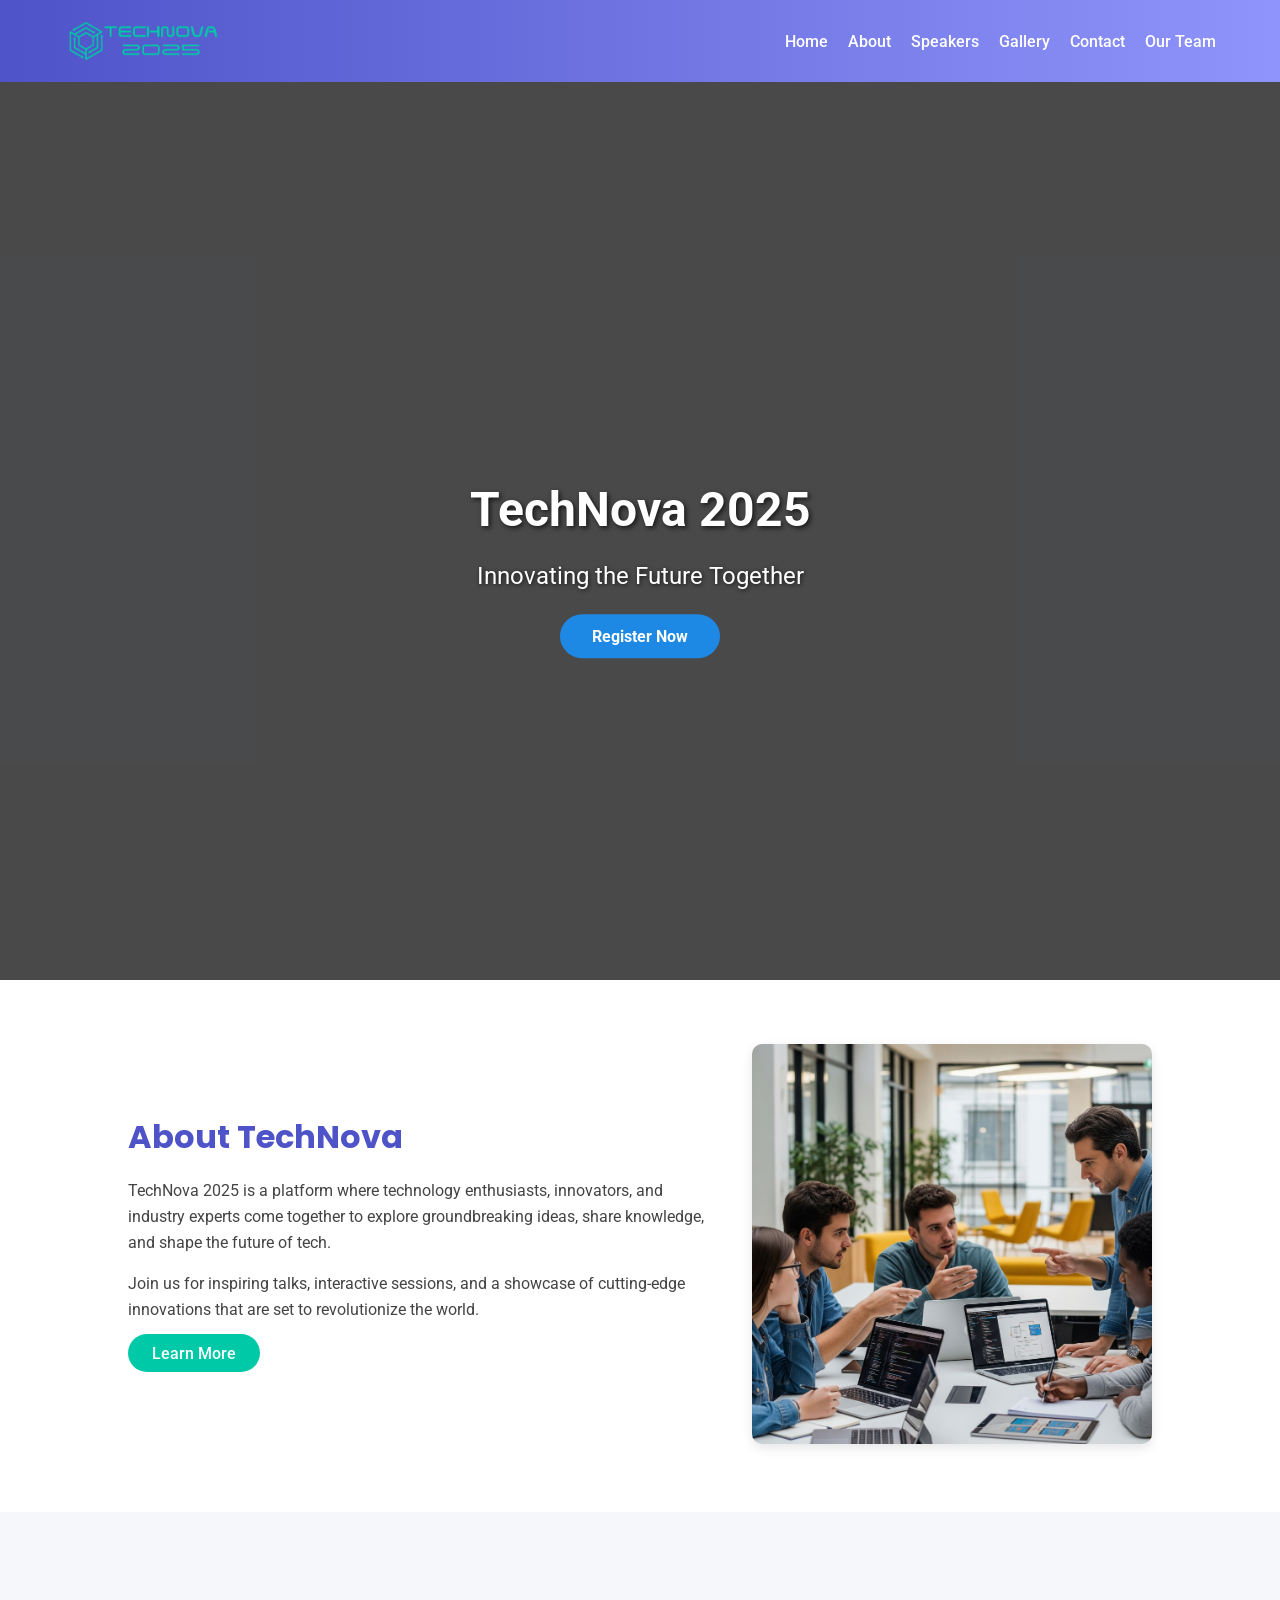
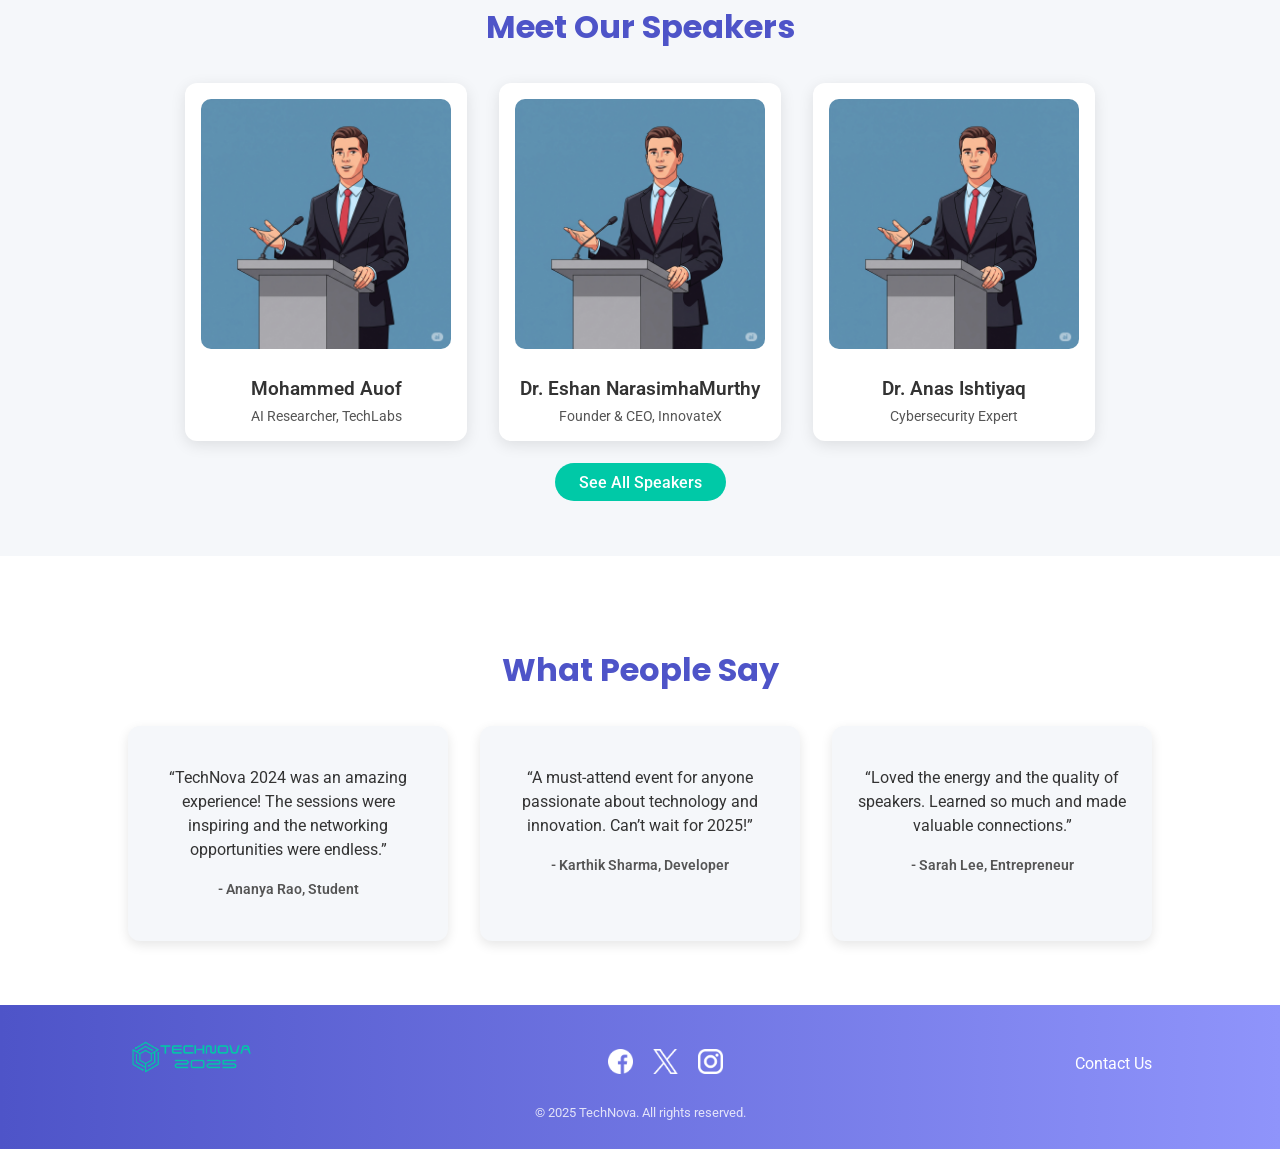
<file: index.html>
<!DOCTYPE html>
<html lang="en">
<head>
    <meta charset="UTF-8">
    <meta name="viewport" content="width=device-width, initial-scale=1.0">
    <title>TechNova 2025</title>
    <link rel="stylesheet" href="style.css">
    <link href="https://fonts.googleapis.com/css2?family=Poppins:wght@400;600&family=Roboto:wght@400;500&display=swap" rel="stylesheet">
    <link rel="icon" type="image/png" href="Images/favicon.png">
</head>
<body>
    <header>
    <nav class="navbar">
        <div class="logo">
            <img src="Images\TechNova_horizontal_logo.png" alt="TechNova" width="100px">
        </div>

        <input type="checkbox" id="menu-toggle">
        <label for="menu-toggle" class="hamburger">
            <span></span>
            <span></span>
            <span></span>
        </label>

        <ul class="nav-links">
            <li><a href="index.html">Home</a></li>
            <li><a href="about.html">About</a></li>
            <li><a href="speakers.html">Speakers</a></li>
            <li><a href="gallery.html">Gallery</a></li>
            <li><a href="contact.html">Contact</a></li>
            <li><a href="team.html">Our Team</a></li>
        </ul>
    </nav>
    </header>
<main>
    <section class="hero">
        <div class="hero-overlay"></div>
        <div class="hero-content">
            <h1>TechNova 2025</h1>
            <p>Innovating the Future Together</p>
            <a href="registration.html" class="btn">Register Now</a>
        </div>
    </section>


    <section class="about-preview">
        <div class="about-container">
            <div class="about-text">
                <h2>About TechNova</h2>
                <p>
                    TechNova 2025 is a platform where technology enthusiasts, innovators, and industry experts come together to explore groundbreaking ideas, share knowledge, and shape the future of tech.
                </p>
                <p>
                    Join us for inspiring talks, interactive sessions, and a showcase of cutting-edge innovations that are set to revolutionize the world.
                </p>
                <a href="about.html" class="btn-secondary">Learn More</a>
            </div>
            <div class="about-image">
                <img src="Images/aboutimage3.png" alt="About TechNova">
            </div>
        </div>
    </section>

    <section class="speakers-preview">
        <div class="speakers-container">
            <h2>Meet Our Speakers</h2>
            <div class="speakers-grid">
                <div class="speaker-card">
                    <img src="Images/speaker2.jpg" alt="Speaker 1">
                    <h3>Mohammed Auof</h3>
                    <p>AI Researcher, TechLabs</p>
                </div>
                <div class="speaker-card">
                    <img src="Images/speaker2.jpg" alt="Speaker 2">
                    <h3>Dr. Eshan NarasimhaMurthy</h3>
                    <p>Founder & CEO, InnovateX</p>
                </div>
                <div class="speaker-card">
                    <img src="Images/speaker2.jpg" alt="Speaker 3">
                    <h3>Dr. Anas Ishtiyaq</h3>
                    <p>Cybersecurity Expert</p>
                </div>
            </div>
            <a href="speakers.html" class="btn-secondary">See All Speakers</a>
        </div>
    </section>

    <section class="testimonials">
        <div class="testimonials-container">
            <h2>What People Say</h2>
            <div class="testimonial-grid">
                <div class="testimonial-card">
                    <p>“TechNova 2024 was an amazing experience! The sessions were inspiring and the networking opportunities were endless.”</p>
                    <h4>- Ananya Rao, Student</h4>
                </div>
                <div class="testimonial-card">
                    <p>“A must-attend event for anyone passionate about technology and innovation. Can’t wait for 2025!”</p>
                    <h4>- Karthik Sharma, Developer</h4>
                </div>
                <div class="testimonial-card">
                    <p>“Loved the energy and the quality of speakers. Learned so much and made valuable connections.”</p>
                    <h4>- Sarah Lee, Entrepreneur</h4>
                </div>
            </div>
        </div>
    </section>


</main>
<footer class="footer">
    <div class="footer-container">
        <div class="footer-brand">
            <img src="Images\TechNova_horizontal_logo.png" alt="TechNova" class="footer-logo">
        </div>
        <div class="footer-social">
            <a href="#"><img src="Images/facebook-icon.png" alt="Facebook"></a>
            <a href="#"><img src="Images/twitter-icon.png" alt="Twitter"></a>
            <a href="#"><img src="Images/instagram-icon.png" alt="Instagram"></a>
        </div>
        <div class="footer-contact">
            <a href="contact.html">Contact Us</a>
        </div>
    </div>
    <p class="footer-copy">© 2025 TechNova. All rights reserved.</p>
</footer>



</body>
</html>
</file>
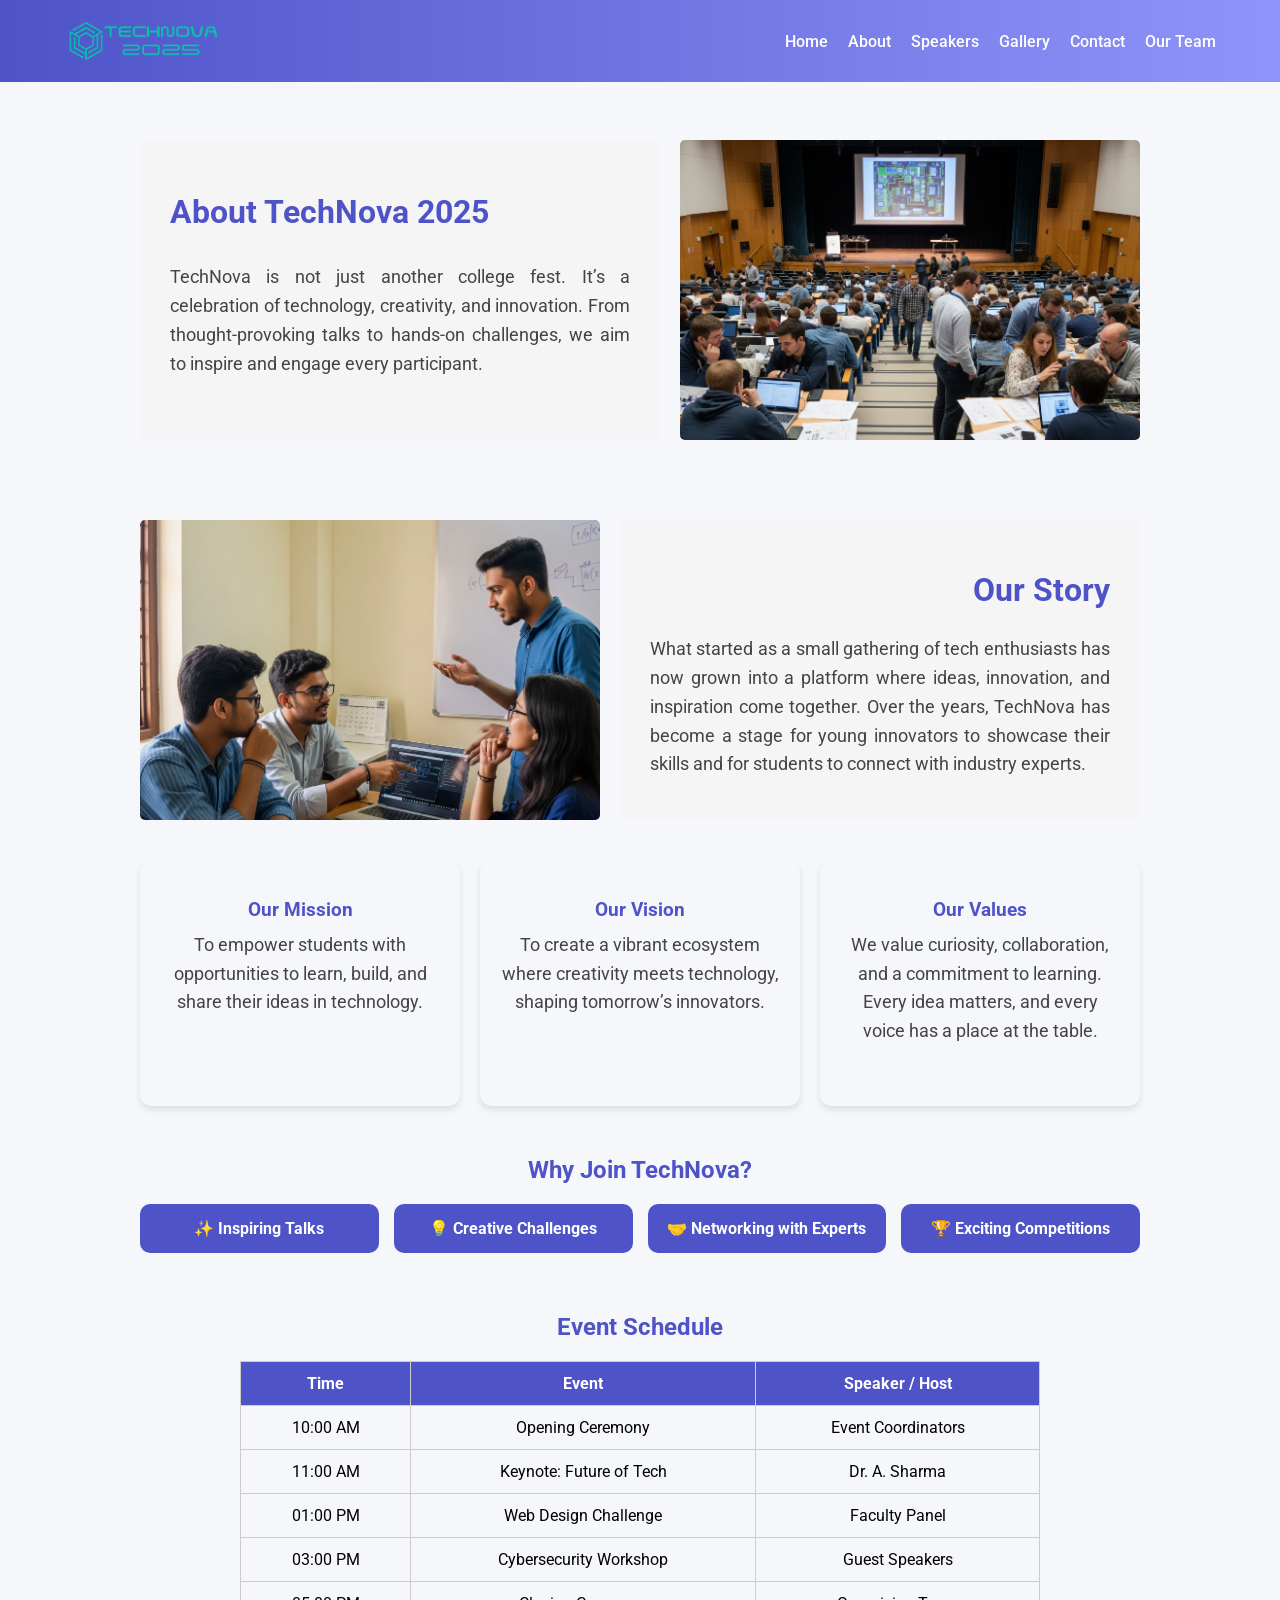
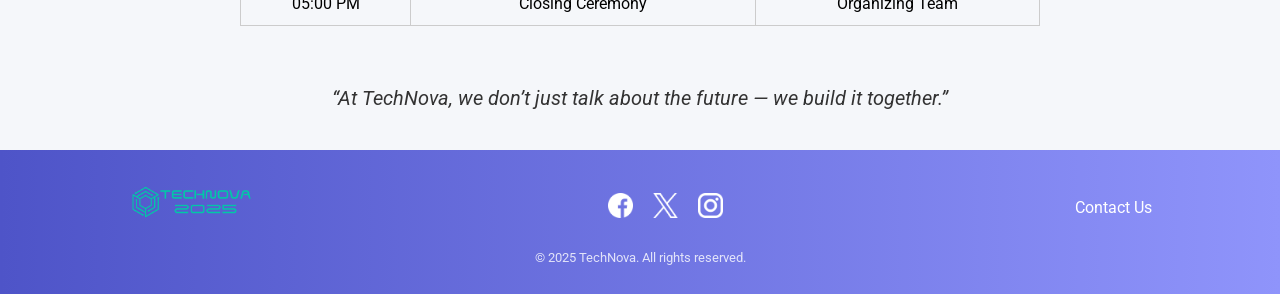
<file: about.html>
<!DOCTYPE html>
<html lang="en">
<head>
    <meta charset="UTF-8">
    <meta name="viewport" content="width=device-width, initial-scale=1.0">
    <title>TechNova 2025 - About</title>
    <link rel="stylesheet" href="style.css">
    <link href="https://fonts.googleapis.com/css2?family=Poppins:wght@400;600&family=Roboto:wght@400;500&display=swap" rel="stylesheet">
    <link rel="icon" type="image/png" href="Images/favicon.png">
</head>
<body>
    <header>
    <nav class="navbar">
        <div class="logo">
            <img src="Images\TechNova_horizontal_logo.png" alt="TechNova" width="100px">
        </div>

        <input type="checkbox" id="menu-toggle">
        <label for="menu-toggle" class="hamburger">
            <span></span>
            <span></span>
            <span></span>
        </label>
        
        <ul class="nav-links">
            <li><a href="index.html">Home</a></li>
            <li><a href="about.html">About</a></li>
            <li><a href="speakers.html">Speakers</a></li> 
            <li><a href="gallery.html">Gallery</a></li>
            <li><a href="contact.html">Contact</a></li>
            <li><a href="team.html">Our Team</a></li>
        </ul>
    </nav>
    </header>
    <section id="about" class="about-section">
    
        
        <section class="introsec">
            <div class="introsec-text">
                <h1 style="font-size: xx-large;">About TechNova 2025</h1>
                <p class="about-text">
                    TechNova is not just another college fest. It’s a celebration of technology, creativity, and innovation. 
                    From thought-provoking talks to hands-on challenges, we aim to inspire and engage every participant.
                </p>
            </div>
            <div class="introsec-image">
                <img src="Images/aboutimage1.png" alt="Technova Image">
            </div>
        </section>

        
        <section class="storysec">
            <div class="storysec-img">
                <img src="Images/aboutimage2.png" alt="Our Story Image">
            </div>
            <div class="storysec-text">
                <h2 style="margin-top: 50px; font-size: xx-large;">Our Story</h2>
                <p class="about-text">
                    What started as a small gathering of tech enthusiasts has now grown into a platform where ideas, innovation, 
                    and inspiration come together. Over the years, TechNova has become a stage for young innovators to showcase 
                    their skills and for students to connect with industry experts.
                </p>
            </div>
        </section>

        <!-- Mission & Vision -->
        <div class="mv-container">
            <div class="mv-card">
            <h3>Our Mission</h3>
            <p class="about-text">To empower students with opportunities to learn, build, and share their ideas in technology.</p>
            </div>
            <div class="mv-card">
            <h3>Our Vision</h3>
            <p class="about-text">To create a vibrant ecosystem where creativity meets technology, shaping tomorrow’s innovators.</p>
            </div>
            <div class="mv-card">
            <h3>Our Values</h3>
            <p class="about-text">We value curiosity, collaboration, and a commitment to learning. Every idea matters, and every voice has a place at the table.</p>
            </div>
        </div>

        <div class="why-join">
            <h2>Why Join TechNova?</h2>
            <div class="highlight-grid">
                <div class="highlight">✨ Inspiring Talks</div>
                <div class="highlight">💡 Creative Challenges</div>
                <div class="highlight">🤝 Networking with Experts</div>
                <div class="highlight">🏆 Exciting Competitions</div>
            </div>
        </div>

        <section id="schedule" class="schedule-section">
            <h2>Event Schedule</h2>
            <table class="schedule-table">
            <tr>
                <th>Time</th>
                <th>Event</th>
                <th>Speaker / Host</th>
            </tr>
            <tr>
                <td>10:00 AM</td>
                <td>Opening Ceremony</td>
                <td>Event Coordinators</td>
            </tr>
            <tr>
                <td>11:00 AM</td>
                <td>Keynote: Future of Tech</td>
                <td>Dr. A. Sharma</td>
            </tr>
            <tr>
                <td>01:00 PM</td>
                <td>Web Design Challenge</td>
                <td>Faculty Panel</td>
            </tr>
            <tr>
                <td>03:00 PM</td>
                <td>Cybersecurity Workshop</td>
                <td>Guest Speakers</td>
            </tr>
            <tr>
                <td>05:00 PM</td>
                <td>Closing Ceremony</td>
                <td>Organizing Team</td>
            </tr>
            </table>
        </section>

        <div class="closing-quote">
            <p>“At TechNova, we don’t just talk about the future — we build it together.”</p>
        </div>
    </section>

    <footer class="footer">
        <div class="footer-container">
            <div class="footer-brand">
                <img src="Images\TechNova_horizontal_logo.png" alt="TechNova" class="footer-logo">
            </div>
            <div class="footer-social">
                <a href="#"><img src="Images/facebook-icon.png" alt="Facebook"></a>
                <a href="#"><img src="Images/twitter-icon.png" alt="Twitter"></a>
                <a href="#"><img src="Images/instagram-icon.png" alt="Instagram"></a>
            </div>
            <div class="footer-contact">
                <a href="contact.html">Contact Us</a>
            </div>
        </div>
        <p class="footer-copy">© 2025 TechNova. All rights reserved.</p>
    </footer>





</body>
</html>
</file>
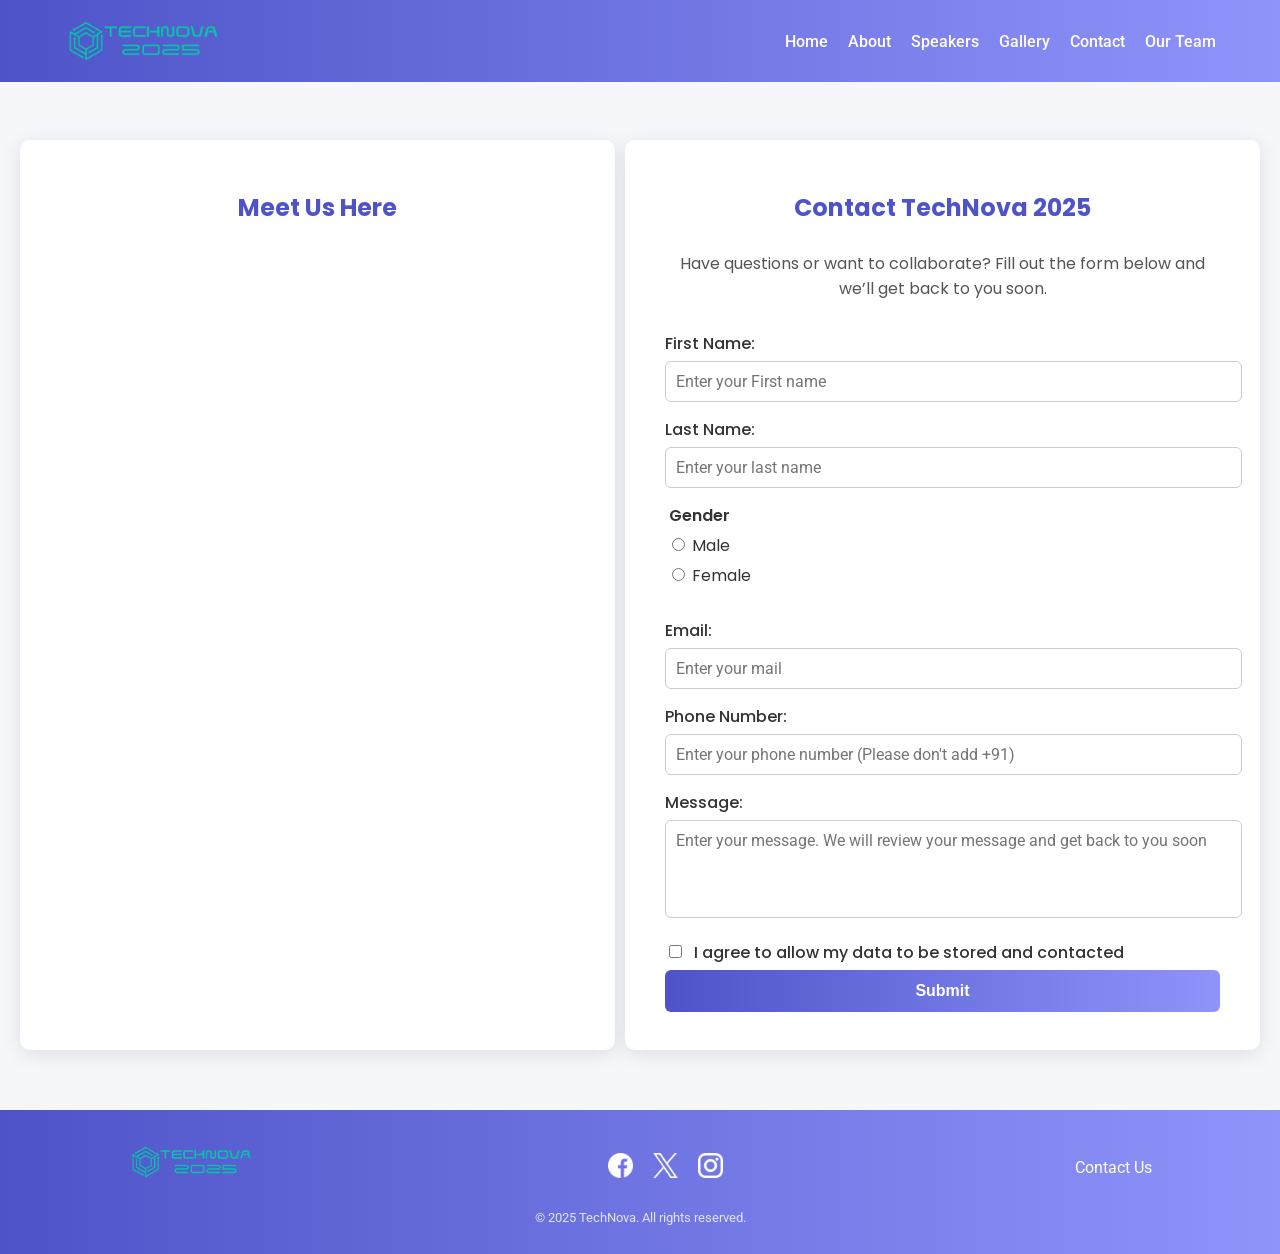
<file: contact.html>
<!DOCTYPE html>
<html lang="en">
<head>
    <meta charset="UTF-8">
    <meta name="viewport" content="width=device-width, initial-scale=1.0">
    <title>TechNova 2025 - Contact</title>
    <link rel="stylesheet" href="style.css">
    <link href="https://fonts.googleapis.com/css2?family=Poppins:wght@400;600&family=Roboto:wght@400;500&display=swap" rel="stylesheet">
</head>
<body>
    
    <header>
        <nav class="navbar">
            <div class="logo">
                <img src="Images/TechNova_horizontal_logo.png" alt="TechNova" width="100px">
            </div>

            <input type="checkbox" id="menu-toggle">
            <label for="menu-toggle" class="hamburger">
                <span></span>
                <span></span>
                <span></span>
            </label>
        
            <ul class="nav-links">
                <li><a href="index.html">Home</a></li>
                <li><a href="about.html">About</a></li>
                <li><a href="speakers.html">Speakers</a></li>
                <li><a href="gallery.html">Gallery</a></li>
                <li><a href="contact.html">Contact</a></li>
                <li><a href="team.html">Our Team</a></li>
            </ul>
        </nav>
    </header>

    <main>
    <section class="contact-section">
        <div class="contact-map-container">
            <h2>Meet Us Here</h2>
            <iframe 
                src="https://www.google.com/maps/embed?pb=!1m18!1m12!1m3!1d3888.1675332165414!2d77.58279687454639!3d12.961129315108833!2m3!1f0!2f0!3f0!3m2!1i1024!2i768!4f13.1!3m3!1m2!1s0x3bae15de1e8beb91%3A0x45a731927a7cc2a5!2sJain%20Deemed-to-be%20University%20-%20School%20of%20Sciences%20(Under-graduate)!5e0!3m2!1sen!2sin!4v1756478766884!5m2!1sen!2sin" 
                allowfullscreen="" 
                loading="lazy" 
                referrerpolicy="no-referrer-when-downgrade">
            </iframe>
        </div>

        <div class="contact-container">
            <h1>Contact TechNova 2025</h1>
            <p>Have questions or want to collaborate? Fill out the form below and we’ll get back to you soon.</p>

            <form action="thankyou.html" method="get">
                <label for="fname">First Name:</label>
                <input type="text" id="fname" name="fname" placeholder="Enter your First name" required><br>

                <label for="lname">Last Name:</label>
                <input type="text" id="lname" name="lname" placeholder="Enter your last name" required><br>

                <fieldset>
                    <legend>Gender</legend>
                    <label><input type="radio" name="gender" value="male" required> Male</label>
                    <label><input type="radio" name="gender" value="female"> Female</label>
                </fieldset><br>

                <label for="email">Email:</label>
                <input type="email" id="email" name="email" placeholder="Enter your mail" required>

                <label for="number">Phone Number:</label>
                <input type="tel" id="number" name="number" placeholder="Enter your phone number (Please don't add +91)" required>

                <label for="message">Message:</label>
                <textarea id="message" name="message" rows="4" cols="40" placeholder="Enter your message. We will review your message and get back to you soon" required></textarea>

                <label><input type="checkbox" id="consent" name="consent" required> I agree to allow my data to be stored and contacted</label>

                <input type="submit" value="Submit">
            </form>
        </div>
    </section>
</main>



    <footer class="footer">
        <div class="footer-container">
            <div class="footer-brand">
                <img src="Images\TechNova_horizontal_logo.png" alt="TechNova" class="footer-logo">
            </div>
            <div class="footer-social">
                <a href="#"><img src="Images/facebook-icon.png" alt="Facebook"></a>
                <a href="#"><img src="Images/twitter-icon.png" alt="Twitter"></a>
                <a href="#"><img src="Images/instagram-icon.png" alt="Instagram"></a>
            </div>
            <div class="footer-contact">
                <a href="contact.html">Contact Us</a>
            </div>
        </div>
        <p class="footer-copy">© 2025 TechNova. All rights reserved.</p>
    </footer>
    
</body>
</html>
</file>
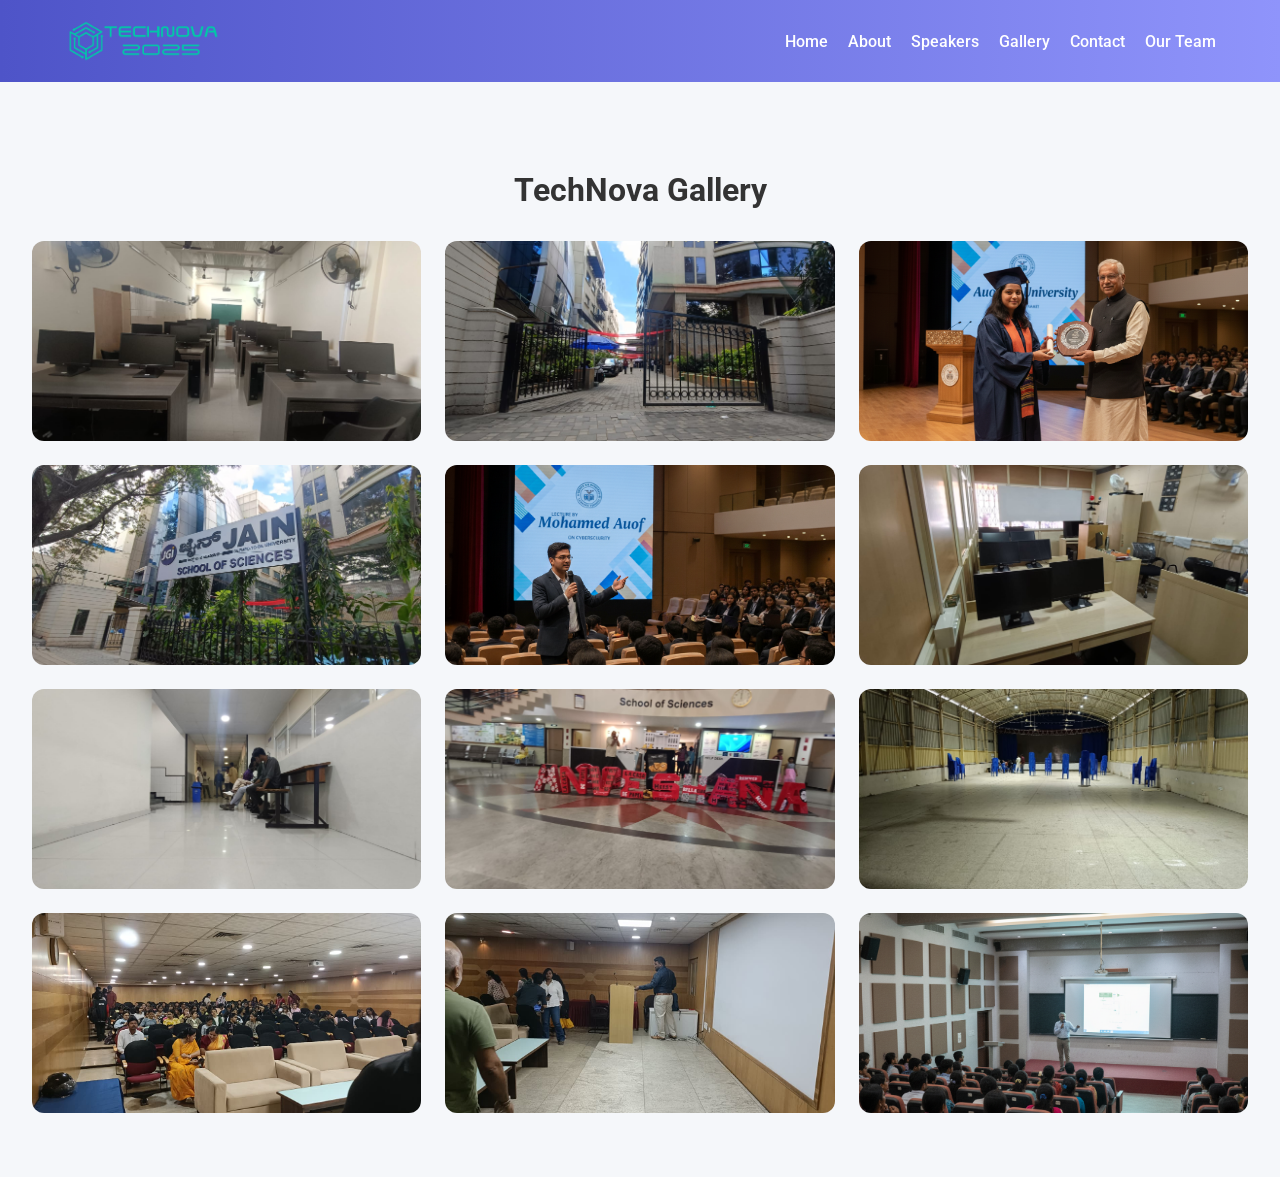
<file: gallery.html>
<!DOCTYPE html>
<html lang="en">
<head>
    <meta charset="UTF-8">
    <meta name="viewport" content="width=device-width, initial-scale=1.0">
    <title>TechNova 2025 - Gallery</title>
    <link rel="stylesheet" href="style.css">
    <link href="https://fonts.googleapis.com/css2?family=Poppins:wght@400;600&family=Roboto:wght@400;500&display=swap" rel="stylesheet">
    <link rel="icon" type="image/png" href="Images/favicon.png">
</head>
<body>
    <header>
    <nav class="navbar">
        <div class="logo">
            <img src="Images\TechNova_horizontal_logo.png" alt="TechNova" width="100px">
        </div>

        <input type="checkbox" id="menu-toggle">
        <label for="menu-toggle" class="hamburger">
            <span></span>
            <span></span>
            <span></span>
        </label>
        
        
        <ul class="nav-links">
            <li><a href="index.html">Home</a></li>
            <li><a href="about.html">About</a></li>
            <li><a href="speakers.html">Speakers</a></li>
            <li><a href="gallery.html">Gallery</a></li>
            <li><a href="contact.html">Contact</a></li>
            <li><a href="team.html">Our Team</a></li>
        </ul>
    </nav>
    </header>

    <main>
        <section class="gallery">
            <h2>TechNova Gallery</h2>
            <div class="gallery-grid">
                <img src="Images/image (1).jpg" alt="Gallery Image 1">
                <img src="Images/image (2).jpg" alt="Gallery Image 2">
                <img src="Images/image (3).jpg" alt="Gallery Image 3">
                <img src="Images/image (4).jpg" alt="Gallery Image 4">
                <img src="Images/image (5).jpg" alt="Gallery Image 5">
                <img src="Images/image (6).jpg" alt="Gallery Image 6">
                <img src="Images/image (7).jpg" alt="Gallery Image 7">
                <img src="Images/image (8).jpg" alt="Gallery Image 8">
                <img src="Images/image (9).jpg" alt="Gallery Image 9">
                <img src="Images/image (10).jpg" alt="Gallery Image 10">
                <img src="Images/image (11).jpg" alt="Gallery Image 11">
                <img src="Images/image (12).jpg" alt="Gallery Image 12">
            </div>
        </section>

    </main>



</body>
</html>
</file>
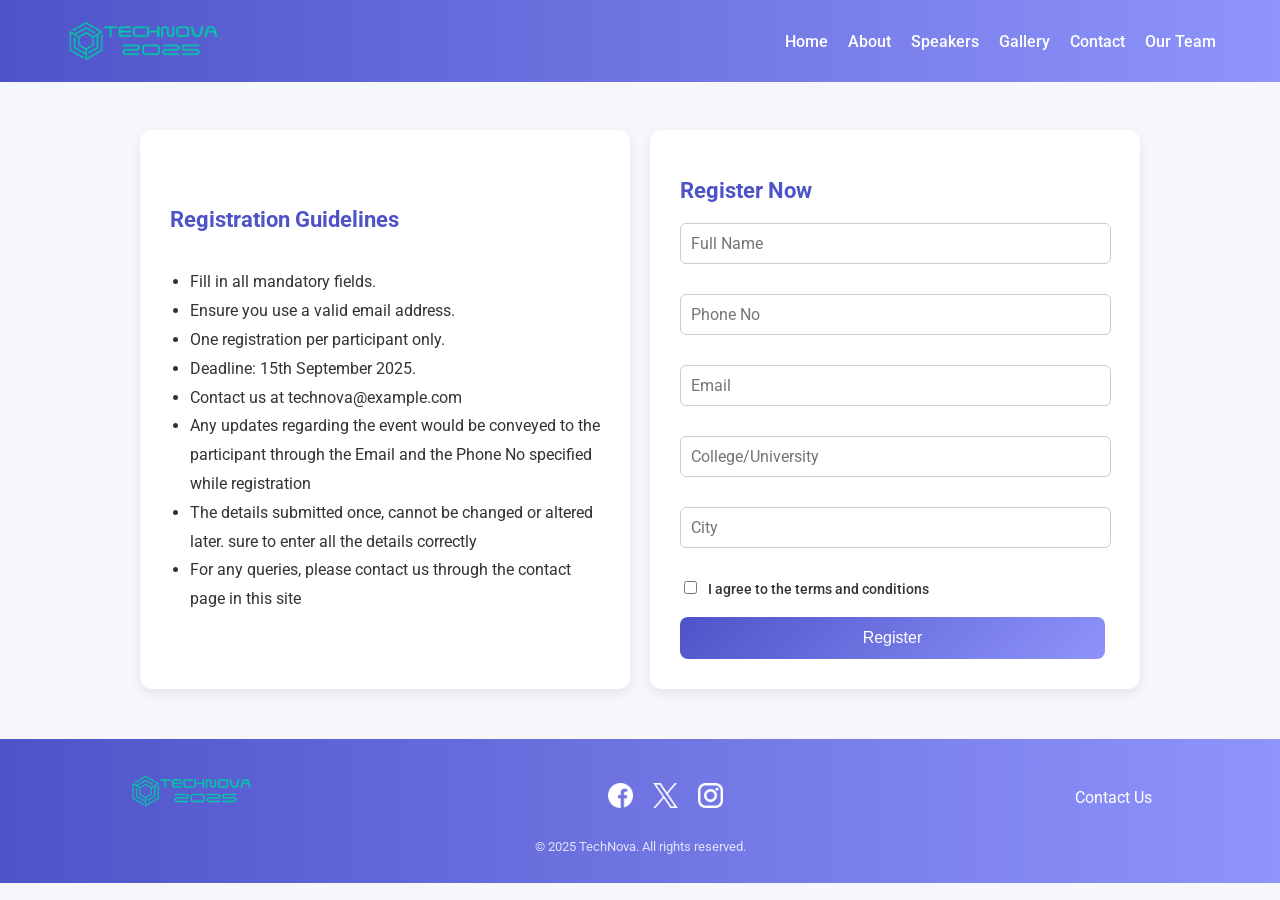
<file: registration.html>
<!DOCTYPE html>
<html lang="en">
<head>
    <meta charset="UTF-8">
    <meta name="viewport" content="width=device-width, initial-scale=1.0">
    <title>TechNova 2025 - About</title>
    <link rel="stylesheet" href="style.css">
    <link href="https://fonts.googleapis.com/css2?family=Poppins:wght@400;600&family=Roboto:wght@400;500&display=swap" rel="stylesheet">
    <link rel="icon" type="image/png" href="Images/favicon.png">
</head>
<body>
    <header>
    <nav class="navbar">
        <div class="logo">
            <img src="Images\TechNova_horizontal_logo.png" alt="TechNova" width="100px">
        </div>

        <input type="checkbox" id="menu-toggle">
        <label for="menu-toggle" class="hamburger">
            <span></span>
            <span></span>
            <span></span>
        </label>
        
        <ul class="nav-links">
            <li><a href="index.html">Home</a></li>
            <li><a href="about.html">About</a></li>
            <li><a href="speakers.html">Speakers</a></li>  
            <li><a href="gallery.html">Gallery</a></li>          
            <li><a href="contact.html">Contact</a></li>
            <li><a href="team.html">Our Team</a></li>
        </ul>
    </nav>
    </header>

    <main>
    <section class="registration-section">
    <div class="registration-container">
    
    <!-- Guidelines -->
    <div class="guidelines">
      <h2>Registration Guidelines</h2>
      <ul>
        <li>Fill in all mandatory fields.</li>
        <li>Ensure you use a valid email address.</li>
        <li>One registration per participant only.</li>
        <li>Deadline: 15th September 2025.</li>
        <li>Contact us at technova@example.com</li>
        <li>Any updates regarding the event would be conveyed to the
            participant through the Email and the Phone No specified
            while registration
        </li>
        <li>
            The details submitted once, cannot be changed or altered later.
            sure to enter all the details correctly
        </li>
        <li>
            For any queries, please contact us through the contact page in this site
        </li>
      </ul>
    </div>

    <!-- Form -->
    <div class="form-container">
      <h2>Register Now</h2>
      <form action="#submitted" method="get">
        <input type="text" placeholder="Full Name" required>
        <input type="tel" placeholder="Phone No" required>
        <input type="email" placeholder="Email" required>
        <input type="text" placeholder="College/University" required>
        <input type="text" placeholder="City" required>
        <div class="cbox">
                <label>
                    <input type="checkbox" required>
                    I agree to the terms and conditions
                </label>
            </div>
            <button type="submit" id="rbtn">Register</button>
        </form>
    </div>

    </div>
    </section>

    <div id="submitted" class="thank-you">
        <p>You have registered successfully!</p>
        <p>Our team will review your details and confirm your spot soon.</p>
    </div>

    </main>


    <footer class="footer">
        <div class="footer-container">
            <div class="footer-brand">
                <img src="Images\TechNova_horizontal_logo.png" alt="TechNova" class="footer-logo">
            </div>
            <div class="footer-social">
                <a href="#"><img src="Images/facebook-icon.png" alt="Facebook"></a>
                <a href="#"><img src="Images/twitter-icon.png" alt="Twitter"></a>
                <a href="#"><img src="Images/instagram-icon.png" alt="Instagram"></a>
            </div>
            <div class="footer-contact">
                <a href="contact.html">Contact Us</a>
            </div>
        </div>
        <p class="footer-copy">© 2025 TechNova. All rights reserved.</p>
    </footer>





</body>
</html>
</file>
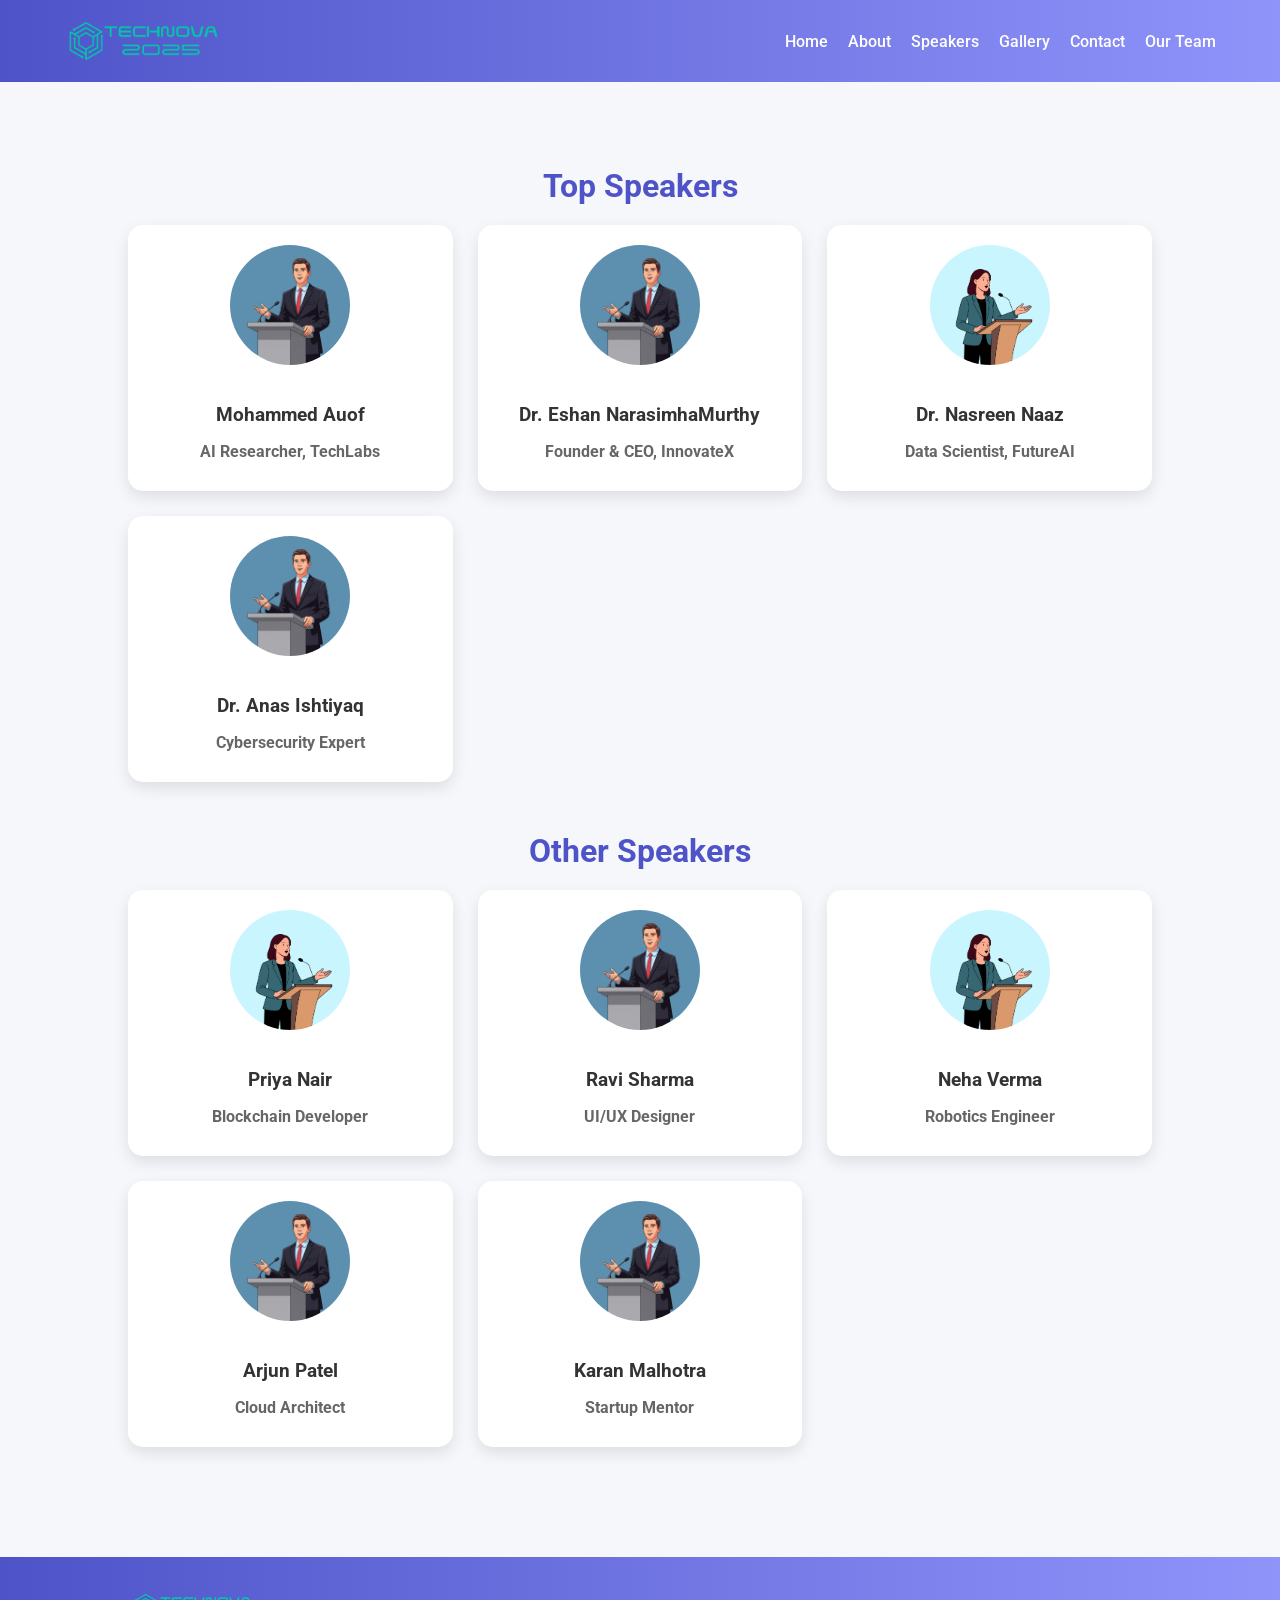
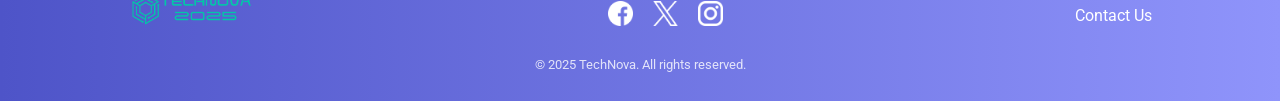
<file: speakers.html>
<!DOCTYPE html>
<html lang="en">
<head>
    <meta charset="UTF-8">
    <meta name="viewport" content="width=device-width, initial-scale=1.0">
    <title>TechNova 2025 - Speakers</title>
    <link rel="stylesheet" href="style.css">
    <link href="https://fonts.googleapis.com/css2?family=Poppins:wght@400;600&family=Roboto:wght@400;500&display=swap" rel="stylesheet">
    <link rel="icon" type="image/png" href="Images/favicon.png">
</head>
<body>
    <header>
    <nav class="navbar">
        <div class="logo">
            <img src="Images\TechNova_horizontal_logo.png" alt="TechNova" width="100px">
        </div>
        
        <input type="checkbox" id="menu-toggle">
        <label for="menu-toggle" class="hamburger">
            <span></span>
            <span></span>
            <span></span>
        </label>
        
        <ul class="nav-links">
            <li><a href="index.html">Home</a></li>
            <li><a href="about.html">About</a></li>
            <li><a href="speakers.html">Speakers</a></li>
            <li><a href="gallery.html">Gallery</a></li>
            <li><a href="contact.html">Contact</a></li>
            <li><a href="team.html">Our Team</a></li>
        </ul>
    </nav>
    </header>

    <main class="speakerpage-wrapper">
    <section class="speakerpage-top">
        <h2>Top Speakers</h2>
        <div class="speakerpage-grid">
            <div class="speakerpage-card">
                <details>
                    <summary>
                        <img src="Images/speaker2.jpg" alt="Speaker 1">
                        <h3>Mohammed Auof</h3>
                        <p class="speakerpage-role">AI Researcher, TechLabs</p>
                    </summary>
                    <p class="speakerpage-bio">Auof is passionate about artificial intelligence and its impact on solving global challenges. His work bridges research with real-world innovation, making AI accessible for industries.</p>
                </details>
            </div>
            <div class="speakerpage-card">
                <details>
                    <summary>
                        <img src="Images/speaker2.jpg" alt="Speaker 2">
                        <h3>Dr. Eshan NarasimhaMurthy</h3>
                        <p class="speakerpage-role">Founder & CEO, InnovateX</p>
                    </summary>
                    <p class="speakerpage-bio">Dr. Eshan is a visionary entrepreneur, leading teams to build scalable tech solutions. He has delivered over 50 keynotes on leadership, entrepreneurship, and disruptive technologies.</p>
                </details>
            </div>
            <div class="speakerpage-card">
                <details>
                    <summary>
                        <img src="Images/speaker1.jpg" alt="Speaker 3">
                        <h3>Dr. Nasreen Naaz</h3>
                        <p class="speakerpage-role">Data Scientist, FutureAI</p>
                    </summary>
                    <p class="speakerpage-bio">With expertise in big data and deep learning, Dr. Nasreen focuses on building ethical AI models. She works actively on research promoting responsible technology practices.</p>
                </details>
            </div>
            <div class="speakerpage-card">
                <details>
                    <summary>
                        <img src="Images/speaker2.jpg" alt="Speaker 4">
                        <h3>Dr. Anas Ishtiyaq</h3>
                        <p class="speakerpage-role">Cybersecurity Expert</p>
                    </summary>
                    <p class="speakerpage-bio">Dr. Anas has over 15 years of experience in cyber defense and penetration testing. He regularly trains organizations on safeguarding against modern cyber threats.</p>
                </details>
            </div>
        </div>
    </section>

    <section class="speakerpage-other">
        <h2>Other Speakers</h2>
        <div class="speakerpage-grid">
            <div class="speakerpage-card">
                <details>
                    <summary>
                        <img src="Images/speaker1.jpg" alt="Speaker 5">
                        <h3>Priya Nair</h3>
                        <p class="speakerpage-role">Blockchain Developer</p>
                    </summary>
                    <p class="speakerpage-bio">Priya works on decentralized applications and advocates blockchain adoption across industries, focusing on fintech and supply chain management.</p>
                </details>
            </div>
            <div class="speakerpage-card">
                <details>
                    <summary>
                        <img src="Images/speaker2.jpg" alt="Speaker 6">
                        <h3>Ravi Sharma</h3>
                        <p class="speakerpage-role">UI/UX Designer</p>
                    </summary>
                    <p class="speakerpage-bio">Ravi is known for crafting user-friendly designs and digital experiences. His work combines creativity with functionality, making tech more approachable.</p>
                </details>
            </div>
            <div class="speakerpage-card">
                <details>
                    <summary>
                        <img src="Images/speaker1.jpg" alt="Speaker 7">
                        <h3>Neha Verma</h3>
                        <p class="speakerpage-role">Robotics Engineer</p>
                    </summary>
                    <p class="speakerpage-bio">Neha’s research explores the intersection of robotics and human interaction, with applications in healthcare and education.</p>
                </details>
            </div>
            <div class="speakerpage-card">
                <details>
                    <summary>
                        <img src="Images/speaker2.jpg" alt="Speaker 8">
                        <h3>Arjun Patel</h3>
                        <p class="speakerpage-role">Cloud Architect</p>
                    </summary>
                    <p class="speakerpage-bio">Arjun specializes in scalable cloud solutions for enterprises, helping businesses transition smoothly into digital ecosystems.</p>
                </details>
            </div>
            <div class="speakerpage-card">
                <details>
                    <summary>
                        <img src="Images/speaker2.jpg" alt="Speaker 9">
                        <h3>Karan Malhotra</h3>
                        <p class="speakerpage-role">Startup Mentor</p>
                    </summary>
                    <p class="speakerpage-bio">Karan has mentored over 100 startups, providing guidance on strategy, funding, and scaling operations in competitive markets.</p>
                </details>
            </div>
        </div>
    </section>
</main>


    <footer class="footer">
        <div class="footer-container">
            <div class="footer-brand">
                <img src="Images\TechNova_horizontal_logo.png" alt="TechNova" class="footer-logo">
            </div>
            <div class="footer-social">
                <a href="#"><img src="Images/facebook-icon.png" alt="Facebook"></a>
                <a href="#"><img src="Images/twitter-icon.png" alt="Twitter"></a>
                <a href="#"><img src="Images/instagram-icon.png" alt="Instagram"></a>
            </div>
            <div class="footer-contact">
                <a href="contact.html">Contact Us</a>
            </div>
        </div>
        <p class="footer-copy">© 2025 TechNova. All rights reserved.</p>
    </footer>




  </body>
</html>
</file>
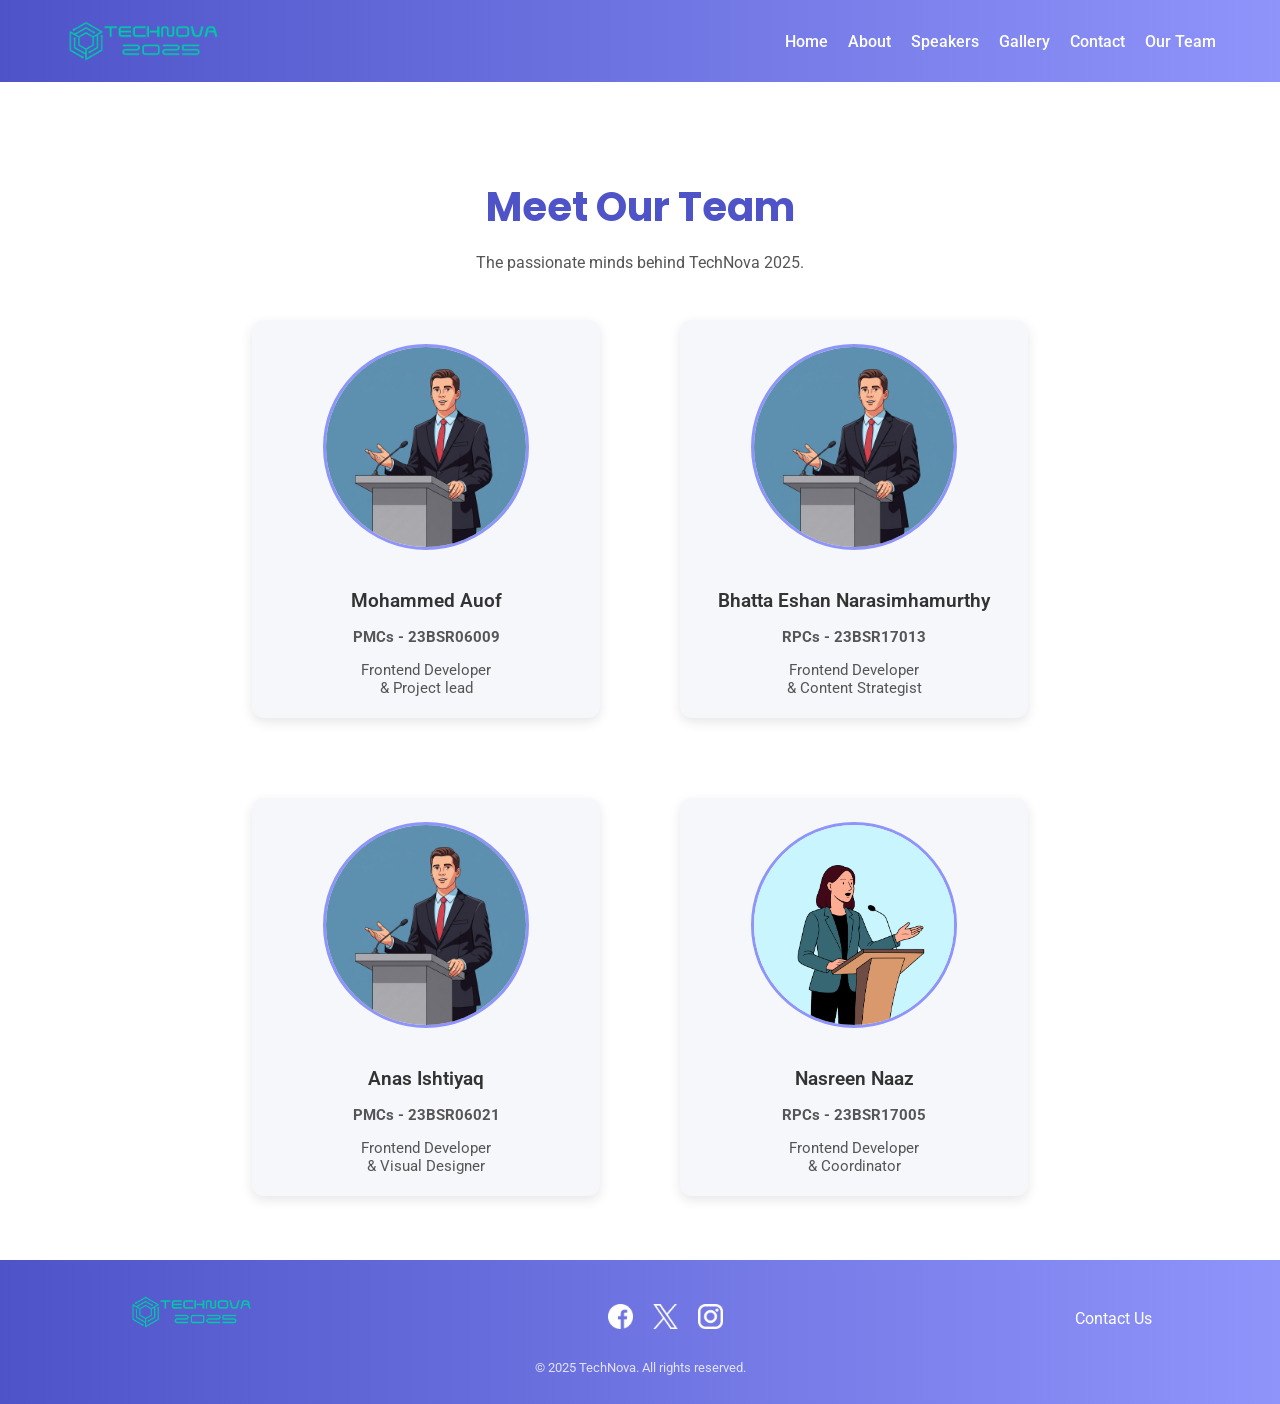
<file: team.html>
<!DOCTYPE html>
<html lang="en">
<head>
    <meta charset="UTF-8">
    <meta name="viewport" content="width=device-width, initial-scale=1.0">
    <title>TechNova 2025 - Schedule</title>
    <link rel="stylesheet" href="style.css">
    <link href="https://fonts.googleapis.com/css2?family=Poppins:wght@400;600&family=Roboto:wght@400;500&display=swap" rel="stylesheet">
    <link rel="icon" type="image/png" href="Images/favicon.png">
</head>
<body>
    <header>
    <nav class="navbar">
        <div class="logo">
            <img src="Images\TechNova_horizontal_logo.png" alt="TechNova" width="100px">
        </div>

        <input type="checkbox" id="menu-toggle">
        <label for="menu-toggle" class="hamburger">
            <span></span>
            <span></span>
            <span></span>
        </label>
        
        <ul class="nav-links">
            <li><a href="index.html">Home</a></li>
            <li><a href="about.html">About</a></li>
            <li><a href="speakers.html">Speakers</a></li>
            <li><a href="gallery.html">Gallery</a></li>
            <li><a href="contact.html">Contact</a></li>
            <li><a href="team.html">Our Team</a></li>
        </ul>
    </nav>
    </header>

    <main>
    <section class="team">
        <div class="team-container">
            <h1>Meet Our Team</h1>
            <p class="team-subtitle">The passionate minds behind TechNova 2025.</p>

            <div class="team-grid">
                <!-- Team Member 1 -->
                <div class="team-card">
                    <img src="Images/speaker2.jpg" alt="Team Member 1">
                    <h3>Mohammed Auof</h3>
                    <P><strong>PMCs - 23BSR06009</strong></P>
                    <p>Frontend Developer<br> & Project lead</p>

                    <div class="overlay">
                        <a href="https://linkedin.com/in/mohammedauof" target="_blank"><img src="Images/linkedin-icon.png" alt="LinkedIn"></a>
                        <a href="https://github.com/mohammedauof" target="_blank"><img src="Images/github-icon.png" alt="GitHub"></a>
                        <a href="mailto:mohammedauof15@gmail.com"><img src="Images/email-icon.png" alt="Email"></a>
                    </div>
                </div>

                <!-- Team Member 2 -->
                <div class="team-card">
                    <img src="Images/speaker2.jpg" alt="Team Member 2">
                    <h3>Bhatta Eshan Narasimhamurthy</h3>
                    <P><strong>RPCs - 23BSR17013</strong></P>
                    <p>Frontend Developer <br>& Content Strategist</p>

                    <div class="overlay">
                        <a href="https://www.linkedin.com/in/eshan-bhatta-b53934240" target="_blank"><img src="Images/linkedin-icon.png" alt="LinkedIn"></a>
                        <a href="https://github.com/eshanbhatta" target="_blank"><img src="Images/github-icon.png" alt="GitHub"></a>
                        <a href="mailto:que38271@email.com"><img src="Images/email-icon.png" alt="Email"></a>
                    </div>
                </div>

                <!-- Team Member 3 -->
                <div class="team-card">
                    <img src="Images/speaker2.jpg" alt="Team Member 3">
                    <h3>Anas Ishtiyaq</h3>
                    <P><strong>PMCs - 23BSR06021</strong></P>
                    <p>Frontend Developer <br>& Visual Designer</p>

                    <div class="overlay">
                        <a href="https://linkedin.com" target="_blank"><img src="Images/linkedin-icon.png" alt="LinkedIn"></a>
                        <a href="https://github.com" target="_blank"><img src="Images/github-icon.png" alt="GitHub"></a>
                        <a href="mailto:example@email.com"><img src="Images/email-icon.png" alt="Email"></a>
                    </div>
                </div>

                <!--Team Member 4-->
                <div class="team-card">
                    <img src="Images/speaker1.jpg" alt="Team Member 3">
                    <h3>Nasreen Naaz</h3>
                    <P><strong>RPCs - 23BSR17005</strong></P>
                    <p>Frontend Developer <br>& Coordinator</p>

                    <div class="overlay">
                        <a href="https://linkedin.com" target="_blank"><img src="Images/linkedin-icon.png" alt="LinkedIn"></a>
                        <a href="https://github.com" target="_blank"><img src="Images/github-icon.png" alt="GitHub"></a>
                        <a href="mailto:example@email.com"><img src="Images/email-icon.png" alt="Email"></a>
                    </div>
                </div>
            </div>
        </div>
    </section>
    </main>

    <footer class="footer">
    <div class="footer-container">
        <div class="footer-brand">
            <img src="Images\TechNova_horizontal_logo.png" alt="TechNova" class="footer-logo">
        </div>
        <div class="footer-social">
            <a href="#"><img src="Images/facebook-icon.png" alt="Facebook"></a>
            <a href="#"><img src="Images/twitter-icon.png" alt="Twitter"></a>
            <a href="#"><img src="Images/instagram-icon.png" alt="Instagram"></a>
        </div>
        <div class="footer-contact">
            <a href="contact.html">Contact Us</a>
        </div>
    </div>
    <p class="footer-copy">© 2025 TechNova. All rights reserved.</p>
</footer>


</body>
</html>
</file>
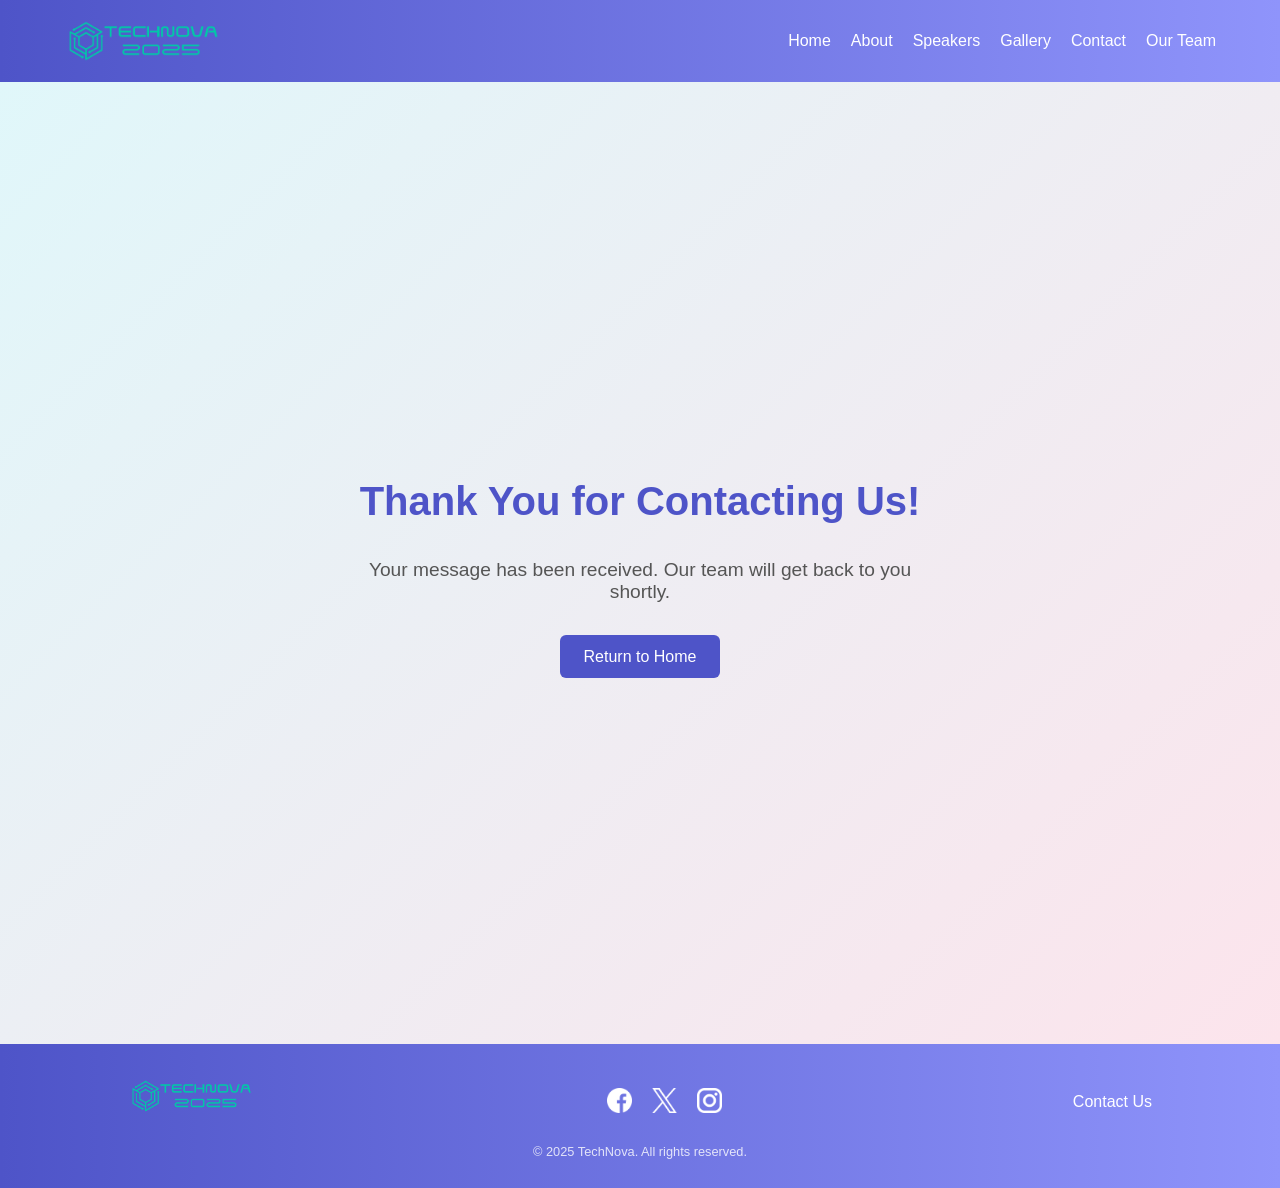
<file: thankyou.html>
<!DOCTYPE html>
<html lang="en">
<head>
  <meta charset="UTF-8">
  <meta name="viewport" content="width=device-width, initial-scale=1.0">
  <title>Thank You</title>
  <link rel="stylesheet" href="style.css">
</head>
<body>
    <header>
    <nav class="navbar">
        <div class="logo">
            <img src="Images\TechNova_horizontal_logo.png" alt="TechNova" width="100px">
        </div>

        <input type="checkbox" id="menu-toggle">
        <label for="menu-toggle" class="hamburger">
            <span></span>
            <span></span>
            <span></span>
        </label>
        
        <ul class="nav-links">
            <li><a href="index.html">Home</a></li>
            <li><a href="about.html">About</a></li>
            <li><a href="speakers.html">Speakers</a></li>
            <li><a href="gallery.html">Gallery</a></li>  
            <li><a href="contact.html">Contact</a></li>
            <li><a href="team.html">Our Team</a></li>
        </ul>
    </nav>
    </header>

    <section class="thankyou-section">
        <h2>Thank You for Contacting Us!</h2>
        <p>Your message has been received. Our team will get back to you shortly.</p>
        <a href="index.html">Return to Home</a>
    </section>

    <footer class="footer">
        <div class="footer-container">
            <div class="footer-brand">
                <img src="Images\TechNova_horizontal_logo.png" alt="TechNova" class="footer-logo">
            </div>
            <div class="footer-social">
                <a href="#"><img src="Images/facebook-icon.png" alt="Facebook"></a>
                <a href="#"><img src="Images/twitter-icon.png" alt="Twitter"></a>
                <a href="#"><img src="Images/instagram-icon.png" alt="Instagram"></a>
            </div>
            <div class="footer-contact">
                <a href="contact.html">Contact Us</a>
            </div>
        </div>
        <p class="footer-copy">© 2025 TechNova. All rights reserved.</p>
    </footer>
</body>
</html>
</file>
<file: style.css>
/* Global Styles */
body {
    margin: 0;
    font-family: 'Roboto', sans-serif;
    background-color: #F5F7FA;
    padding-top: 80px; 
}

/* Navbar */
.navbar {
    display: flex;
    justify-content: space-between;
    align-items: center;
    padding: 1rem 5%;
    background: linear-gradient(90deg, #4E54C8, #8F94FB);
    color: white;
    position: fixed;
    top: 0;
    left: 0;
    width: 100%;
    box-sizing: border-box;
    z-index: 1000;
    
}

.logo {
    font-family: 'Poppins', sans-serif;
    font-size: 1.5rem;
    font-weight: 600;
}

.logo img {
    height: 50px;      
    width: auto;
    display: block;
}

.nav-links {
    list-style: none;
    display: flex;
    gap: 2rem;
    margin: 0;
    padding: 0;
}

.nav-links a {
    color: white;
    text-decoration: none;
    font-weight: 500;
    transition: color 0.3s;
}

.nav-links a:hover {
    color: #00C9A7; 
}

/* Hamburger */

/* Hamburger icon */
.hamburger {
  display: none;
  flex-direction: column;
  justify-content: space-between;
  width: 25px;
  height: 20px;
  cursor: pointer;
}

.hamburger span {
  display: block;
  height: 3px;
  background-color: #fff;
  border-radius: 2px;
}

/* Mobile menu */
#menu-toggle {
  display: none;
}

.nav-links {
  display: flex;
  gap: 20px;
}


@media (max-width: 768px) {
  .nav-links {
    position: fixed;
    top: 0;
    right: -100%; /* Hidden by default */
    height: 100%;
    width: 200px;
    background: linear-gradient(to bottom, #4E54C8, #8F94FB);
    flex-direction: column;
    align-items: center;
    justify-content: center;
    gap: 30px;
    transition: right 0.3s ease;
  }

  .hamburger {
    display: flex;
  }

  /* Slide-in menu when checkbox is checked */
  #menu-toggle:checked ~ .nav-links {
    right: 0;
  }
}


/* Hero Section */
.hero {
  position: relative;
  height: 100vh;
  width: 100%;
  overflow: hidden;
}

/* Three slides layered on top of each other */
.hero::before,
.hero::after,
.hero div::before {
  content: "";
  position: absolute;
  top: 0;
  left: 0;
  width: 100%;
  height: 100%;
  background-size: cover;
  background-position: center;
  background-repeat: no-repeat;
  opacity: 0;
  animation: fadeSlider 15s infinite;
  z-index: -2;
}


.hero::before {
  background-image: url('Images/herophoto1.jpg');
  animation-delay: 0s;
}

.hero::after {
  background-image: url('Images/herophoto2.jpg');
  animation-delay: 5s;
}

.hero div::before {
  background-image: url('Images/herophoto3.jpg');
  animation-delay: 10s;
}

/* Fade in fade out */
@keyframes fadeSlider {
  0% { opacity: 0; }
  10% { opacity: 1; }
  30% { opacity: 1; }
  40% { opacity: 0; }
  100% { opacity: 0; }
}


.hero-overlay {
  position: absolute;
  top: 0;
  left: 0;
  width: 100%;
  height: 100%;
  background: rgba(0, 0, 0, 0.7);
  z-index: -1;
}

.hero-content {
  position: relative;
  z-index: 1;
  color: #fff;
  text-align: center;
  top: 50%;
  transform: translateY(-50%);
}

.hero-content h1 {
  font-size: 3rem;
  margin-bottom: 1rem;
  text-shadow: 2px 2px 5px rgba(0, 0, 0, 0.7);
}

.hero-content p {
  font-size: 1.5rem;
  margin-bottom: 1.5rem;
  text-shadow: 1px 1px 4px rgba(0, 0, 0, 0.7);
}

.btn {
  display: inline-block;
  padding: 0.8rem 2rem;
  background: #1e88e5;
  color: white;
  font-weight: bold;
  text-decoration: none;
  border-radius: 30px;
  transition: background 0.3s ease;
}

.btn:hover {
  background: #0d47a1;
}

/*Registration Page*/
.registration-section {
  padding: 50px 20px;
  background: #f5f7fa;
}

.registration-container {
  display: flex;
  justify-content: space-between;
  align-items: stretch;   /* makes both columns equal height */
  max-width: 1000px;
  margin: auto;
  gap: 20px;
}

.guidelines,
.form-container {
  flex: 1;
  background: white;
  padding: 30px;
  border-radius: 12px;
  box-shadow: 0 4px 12px rgba(0,0,0,0.08);
  display: flex;
  flex-direction: column;
  justify-content: center;
}

.guidelines h2,
.form-container h2 {
  margin-bottom: 20px;
  font-size: 22px;
  color: #4E54C8;
}

.guidelines ul {
  list-style: disc;
  padding-left: 20px;
  line-height: 1.8;
  color: #333;
}

.form-container form {
  display: flex;
  flex-direction: column;
  gap: 15px;
  max-width: 95%;
}

.form-container input {
  padding: 12px;
  border: 1px solid #ddd;
  border-radius: 8px;
  font-size: 16px;
}

.cbox {
  font-size: 14px;
  color: #333;
}

.cbox input {
  margin-right: 6px;
}

.form-container button {
  padding: 12px;
  background: linear-gradient(135deg, #4E54C8, #8F94FB);
  color: white;
  border: none;
  border-radius: 8px;
  font-size: 16px;
  cursor: pointer;
  transition: 0.3s;
}

.form-container button:hover {
  opacity: 0.9;
}

#rbtn{
    width: 104%;
}

#rbtn:hover{
    transform: scale(1.03);
    box-shadow: 0 4px 12px rgba(78, 84, 200, 0.4);
}

/* Mobile */
@media (max-width: 768px) {
  .registration-container {
    flex-direction: column;
  }
}

.thank-you {
  display: none;
  margin-top: 20px;
  padding: 15px;
  border: 1px solid #4E54C8;
  background: #F5F7FA;
  text-align: center;
  border-radius: 8px;
}

#submitted:target {
  display: block;
}

/* About Preview Section */
.about-preview {
    padding: 4rem 10%;
    background-color: #FFFFFF;
    color: #333;
}

.about-container {
    display: flex;
    justify-content: space-between;
    align-items: center;
    gap: 2rem;
    flex-wrap: wrap;  /* Helps if screen is small */
}

.about-text {
    flex: 1;
    min-width: 280px;
}

.about-text h2 {
    font-family: 'Poppins', sans-serif;
    font-size: 2rem;
    margin-bottom: 1rem;
    color: #4E54C8; 
}
.about-text h1 {
    font-family: 'Poppins', sans-serif;
    font-size: 3rem;
    margin-bottom: 2rem;
    color: #4E54C8; 
}
.about-text li {
    margin-bottom: 1rem
}
.about-text ul li {
    padding-bottom: 2px;
}
.about-text blockquote {
    font-family: 'Poppins', sans-serif;
    font-size: 1.5rem;
    margin-bottom: 2rem;
    color: #000000;
}

.about-text p {
    font-size: 1rem;
    line-height: 1.6;
    margin-bottom: 1rem;
}

.btn-secondary {
    background-color: #00C9A7;
    color: white;
    padding: 0.6rem 1.5rem;
    font-size: 1rem;
    border-radius: 25px;
    text-decoration: none;
    font-weight: 500;
    transition: background 0.3s ease, transform 0.2s ease;
}

.btn-secondary:hover {
    background-color: #02b290;
    transform: scale(1.05);
}

.about-image img {
    max-width: 400px;
    width: 100%;
    border-radius: 10px;
    box-shadow: 0px 4px 12px rgba(0,0,0,0.1);
}

/* Speakers Preview Section */
.speakers-preview {
    padding: 4rem 10%;
    background-color: #F5F7FA;
    text-align: center;
}

.speakers-container h2 {
    font-family: 'Poppins', sans-serif;
    font-size: 2rem;
    margin-bottom: 2rem;
    color: #4E54C8;
}

.speakers-grid {
    display: flex;
    justify-content: center;
    gap: 2rem;
    flex-wrap: wrap;
    margin-bottom: 2rem;
}

.speaker-card {
    background: white;
    border-radius: 12px;
    box-shadow: 0px 4px 15px rgba(0,0,0,0.1);
    padding: 1rem;
    max-width: 250px;
    flex: 1 1 200px;
    transition: transform 0.3s ease, box-shadow 0.3s ease;
}

.speaker-card:hover {
    transform: translateY(-5px);
    box-shadow: 0px 8px 20px rgba(0,0,0,0.2);
}

.speaker-card img {
    width: 100%;
    border-radius: 10px;
    margin-bottom: 1rem;
}

.speaker-card h3 {
    margin: 0.5rem 0;
    color: #333;
    font-size: 1.2rem;
    font-weight: 600;
}

.speaker-card p {
    margin: 0;
    font-size: 0.9rem;
    color: #555;
}

/* Testimonials Section */
.testimonials {
    padding: 4rem 10%;
    background-color: #FFFFFF;
    text-align: center;
}

.testimonials-container h2 {
    font-family: 'Poppins', sans-serif;
    font-size: 2rem;
    margin-bottom: 2rem;
    color: #4E54C8;
}

.testimonial-grid {
    display: flex;
    justify-content: center;
    gap: 2rem;
    flex-wrap: wrap;
}

.testimonial-card {
    background-color: #F5F7FA;
    border-radius: 12px;
    box-shadow: 0px 4px 12px rgba(0,0,0,0.1);
    padding: 1.5rem;
    max-width: 300px;
    flex: 1 1 250px;
    transition: transform 0.3s ease, box-shadow 0.3s ease;
}

.testimonial-card:hover {
    transform: translateY(-5px);
    box-shadow: 0px 8px 20px rgba(0,0,0,0.2);
}

.testimonial-card p {
    font-size: 1rem;
    line-height: 1.5;
    color: #333;
    margin-bottom: 1rem;
}

.testimonial-card h4 {
    font-size: 0.9rem;
    color: #555;
    font-weight: 600;
}


/* Footer */
.footer {
    background: linear-gradient(90deg, #4E54C8, #8F94FB);
    color: white;
    padding: 2rem 10% 1rem 10%;
    text-align: center;
}

.footer-container {
    display: flex;
    justify-content: space-between;
    align-items: center;
    flex-wrap: wrap;
    gap: 1.5rem;
    margin-bottom: 1rem;
}

/* Logo + Event Name */
.footer-logo {
    height: 40px;
    margin-bottom: 0.5rem;
}

.footer-brand p {
    font-size: 1.2rem;
    font-weight: 600;
}

/* Social Media Icons */
.footer-social img {
    height: 25px;
    margin: 0 0.5rem;
    filter: brightness(0) invert(1); 
    transition: transform 0.3s ease;
}

.footer-social img:hover {
    transform: scale(1.2);
}

/* Contact Link */
.footer-contact a {
    color: white;
    text-decoration: none;
    font-size: 1rem;
    transition: color 0.3s ease;
}

.footer-contact a:hover {
    color: #00C9A7; 
}

/* Copyright Text */
.footer-copy {
    font-size: 0.8rem;
    opacity: 0.8;
}

/* About Page */
.about-section {
  padding: 20px;
  max-width: 1000px;
  margin: 0 auto;
  text-align: center;
}

.about-section h1,h2{
  color: #4E54C8;
}

.introsec{
  display: flex;
  width: 100%;
  height: 300px;
  justify-content: space-between;
  margin-top: 40px;
}

.introsec-text,
.introsec-image {
    flex: 1;
    height: 100%;
    box-sizing: border-box;
}

.introsec-text {
    padding: 30px;
    display: flex;
    justify-content: center;
    align-items: flex-start;
    background-color: #f5f5f5; 
    text-align: justify;
    margin-right: 2%;
    flex-direction: column;
}

.introsec-image img {
    width: 100%;
    height: 100%;
    object-fit: cover; 
    display: block;
    border-radius: 5px;
}

.storysec{
  display: flex;
  width: 100%;
  height: 300px;
  justify-content: space-between;
  margin-top: 80px;
}

.storysec-img,
.storysec-text{
  flex: 1;
  height: 100%;
  box-sizing: border-box;
}

.storysec-img img{
  width: 100%;
  height: 100%;
  object-fit: cover;
  display: block;
  border-radius: 5px;
}

.storysec-text{
  padding: 30px;
  display: flex;
  justify-content: center;
  align-items: flex-end;
  background-color: #f5f5f5; 
  text-align: justify;
  margin-left: 2%;
  flex-direction: column;
}

.about-text {
  max-width: 700px;
  margin: 0 auto 40px;
  font-size: 18px;
  line-height: 1.6;
  color: #444;
}

.mv-container {
  display: flex;
  justify-content: center;
  gap: 20px;
  margin: 40px 0;
  flex-wrap: wrap;
}

.mv-card {
  background: #f5f7fa;
  padding: 20px;
  border-radius: 12px;
  box-shadow: 0 4px 6px rgba(0,0,0,0.1);
  width: 280px;
}

.mv-card h3 {
  color: #4E54C8;
  margin-bottom: 10px;
}

.why-join {
  margin: 50px 0;
}

.highlight-grid {
  display: grid;
  grid-template-columns: repeat(auto-fit, minmax(200px, 1fr));
  gap: 15px;
  margin-top: 20px;
  align-items: stretch;
}

.highlight {
  background: #4E54C8;
  color: white;
  padding: 15px;
  border-radius: 10px;
  font-weight: bold;
}

.schedule-section {
  margin: 60px 0;
}

.schedule-table {
  margin: 20px auto;
  border-collapse: collapse;
  width: 80%;
  font-size: 16px;
}

.schedule-table th, 
.schedule-table td {
  border: 1px solid #ccc;
  padding: 12px 15px;
  text-align: center;
}

.schedule-table th {
  background: #4E54C8;
  color: white;
}

.schedule-table tr:nth-child(even) {
  background: #f5f7fa;
}

.closing-quote {
  margin-top: 50px;
  font-size: 20px;
  font-style: italic;
  color: #333;
}



/* Team Page */
.team {
    padding: 4rem 10%;
    background-color: #FFFFFF;
    text-align: center;
}

.team-container h1 {
    font-size: 2.5rem;
    color: #4E54C8;
    margin-bottom: 0.5rem;
    font-family: 'Poppins', sans-serif;
}

.team-subtitle {
    font-size: 1rem;
    color: #555;
    margin-bottom: 3rem;
    font-family: 'Roboto', sans-serif;
}

.team-grid {
    display: flex;
    justify-content: center;
    gap: 5rem;
    flex-wrap: wrap;
    max-width: 900px;
    margin: 0 auto;
}

.team-card {
    background: #F5F7FA;
    border-radius: 12px;
    box-shadow: 0px 4px 12px rgba(0,0,0,0.1);
    padding: 1.5rem;
    width: 100%;
    max-width: 300px;
    height: 350px;
    text-align: center;
    transition: transform 0.3s ease, box-shadow 0.3s ease;
}


.team-card:hover {
    transform: translateY(-5px);
    box-shadow: 0px 8px 20px rgba(0,0,0,0.2);
}

.team-card img {
    width: 200px;
    height: 200px;
    border-radius: 50%;
    object-fit: cover;
    margin-bottom: 1rem;
    border: 3px solid #8F94FB;
}

.team-card h3 {
    font-size: 1.2rem;
    color: #333;
    margin-bottom: 0.3rem;
    font-weight: 600;
}

.team-card p {
    font-size: 0.95rem;
    color: #555;
}

/* Overlay Effect */
.team-card {
    position: relative;  
    overflow: hidden;   
}

.team-card .overlay {
    position: absolute;
    top: 0;
    left: 0;
    width: 100%;
    height: 100%;
    background: rgba(0, 0, 0, 0.7);
    display: flex;
    justify-content: center;
    align-items: center;
    gap: 1rem;
    opacity: 0;                     
    transition: opacity 0.4s ease;  
}

.team-card:hover .overlay {
    opacity: 1;                     
}

/* Style icons */
.team-card .overlay img {
    width: 40px;
    height: 40px;
    filter: brightness(0) invert(1);
    transition: transform 0.3s ease;
}

.team-card .overlay img:hover {
    transform: scale(1.2);
}


/* Contact Page */

.contact-section {
  display: flex;
  gap: 10px;
  padding: 60px 20px;
  background: #F5F7FA;
  justify-content: center;
  align-items: stretch; 
  font-family: 'Poppins', sans-serif;
  min-height: 500px; 
}

.contact-map-container,
.contact-container {
  flex: 1;
  max-width: 600px;
  background: #fff;
  border-radius: 10px;
  box-shadow: 0 4px 20px rgba(0, 0, 0, 0.1);
  padding: 30px 40px;
  display: flex;
  flex-direction: column;
}

.contact-map-container {
  padding: 30px 20px;
}

/* Header styling inside map container */
.contact-map-container h2 {
  color: #4E54C8;
  margin-bottom: 20px;
  text-align: center;
}

/* Map iframe fills the container fully */
.contact-map-container iframe {
  flex: 1;         /* Fill all vertical space */
  width: 100%;     /* Full width */
  border: 0;
  border-radius: 10px;
  min-height: 0;   
}

/*Form*/

.contact-container h1 {
  color: #4E54C8;
  margin-bottom: 10px;
  text-align: center;
}

.contact-container p {
  color: #555;
  text-align: center;
  margin-bottom: 30px;
}

/* Form Elements */
form label {
  font-weight: 500;
  display: block;
  margin-bottom: 5px;
  color: #333;
}

form input[type="text"],
form input[type="email"],
form input[type="tel"],
form textarea {
  width: 100%;
  padding: 10px;
  margin-bottom: 15px;
  border: 1px solid #ccc;
  border-radius: 6px;
  font-size: 1rem;
  font-family: 'Roboto', sans-serif;
  transition: border 0.3s ease;
  resize: none;
}

form input:focus,
form textarea:focus {
  border-color: #4E54C8;
  outline: none;
}

/* Gender Fieldset */
fieldset {
  border: none;
  margin-bottom: 0;
  padding: 0;
}

fieldset legend {
  font-weight: 600;
  color: #333;
  margin-bottom: 5px;
}

fieldset label {
  margin-right: 15px;
  font-weight: normal;
}

/* Checkbox */
form input[type="checkbox"] {
  margin-right: 8px;
}

/* Submit Button */
form input[type="submit"] {
  background: linear-gradient(90deg, #4E54C8, #8F94FB);
  color: #fff;
  padding: 12px 20px;
  border: none;
  border-radius: 6px;
  margin-bottom: 0.5rem;
  font-size: 1rem;
  font-weight: bold;
  cursor: pointer;
  transition: transform 0.3s ease, box-shadow 0.3s ease;
  width: 100%;
}

form input[type="submit"]:hover {
  transform: scale(1.03);
  box-shadow: 0 4px 12px rgba(78, 84, 200, 0.4);
}

/* For mobile */
@media (max-width: 768px) {
  .contact-section {
    flex-direction: column;
    padding: 30px 10px;
  }

  .contact-map-container
  {
    max-width: 100%;
    width: 92%;
    margin-bottom: 30px;
  }

  .contact-map-container iframe {
    height: 400px;
  }
}


.thankyou-section {
  height: 100vh;
  display: flex;
  flex-direction: column;
  justify-content: center;
  align-items: center;
  text-align: center;
  padding: 2rem;
  background: linear-gradient(135deg, #e0f7fa, #fce4ec);
  color: #333;
  font-family: 'Segoe UI', Tahoma, Geneva, Verdana, sans-serif;
}

.thankyou-section h2 {
  font-size: 2.5rem;
  color: #4E54C8; 
  margin-bottom: 1rem;
}

.thankyou-section p {
  font-size: 1.2rem;
  max-width: 600px;
  margin-bottom: 2rem;
  color: #555;
}

.thankyou-section a {
  display: inline-block;
  padding: 0.8rem 1.5rem;
  background-color: #4E54C8;
  color: white;
  text-decoration: none;
  border-radius: 6px;
  transition: background-color 0.3s ease;
}

.thankyou-section a:hover {
  background-color: #4E54C8;
}


/*Speaker's Page */
.speakerpage-wrapper {
    padding: 60px 10%;
    background: #f5f7fa;
}

.speakerpage-wrapper h2 {
    font-size: 2rem;
    margin-bottom: 20px;
    text-align: center;
    color: #4E54C8;
}

.speakerpage-grid {
    display: grid;
    grid-template-columns: repeat(auto-fit, minmax(260px, 1fr));
    gap: 25px;
    margin-bottom: 50px;
}

.speakerpage-card {
    background: #fff;
    border-radius: 15px;
    overflow: hidden;
    box-shadow: 0 6px 15px rgba(0,0,0,0.1);
    padding: 20px;
    transition: transform 0.3s, box-shadow 0.3s;
    text-align: center;
}

.speakerpage-card:hover {
    transform: translateY(-8px);
    box-shadow: 0 10px 20px rgba(0,0,0,0.15);
}

.speakerpage-card img {
    width: 120px;
    height: 120px;
    object-fit: cover;
    border-radius: 50%;
    margin-bottom: 15px;
}

.speakerpage-card h3 {
    font-size: 1.2rem;
    margin-bottom: 5px;
    color: #333;
}

.speakerpage-role {
    font-weight: bold;
    color: #666;
    margin-bottom: 10px;
}

.speakerpage-bio {
    font-size: 0.95rem;
    color: #444;
    line-height: 1.5;
    margin-top: 10px;
}

.speakerpage-card summary {
    list-style: none;
    cursor: pointer;
}

.speakerpage-card summary::-webkit-details-marker {
    display: none;
}

/*end of speaker page */


/* Gallery Page */
.gallery {
  padding: 4rem 2rem;
  text-align: center;
  background-color: #F5F7FA;
}

.gallery h2 {
  font-size: 2rem;
  color: #333;
  margin-bottom: 2rem;
}

.gallery-grid {
  display: grid;
  grid-template-columns: repeat(auto-fit, minmax(300px, 1fr));
  gap: 1.5rem;
}

.gallery-grid img {
  width: 100%;
  height: 200px;
  object-fit: cover;
  border-radius: 12px;
  transition: transform 0.3s ease, box-shadow 0.3s ease;
  cursor: pointer;
}

.gallery-grid img:hover {
  transform: scale(1.05);
  box-shadow: 0 8px 20px rgba(0,0,0,0.2);
}
/* End of Gallery Page */
</file>
